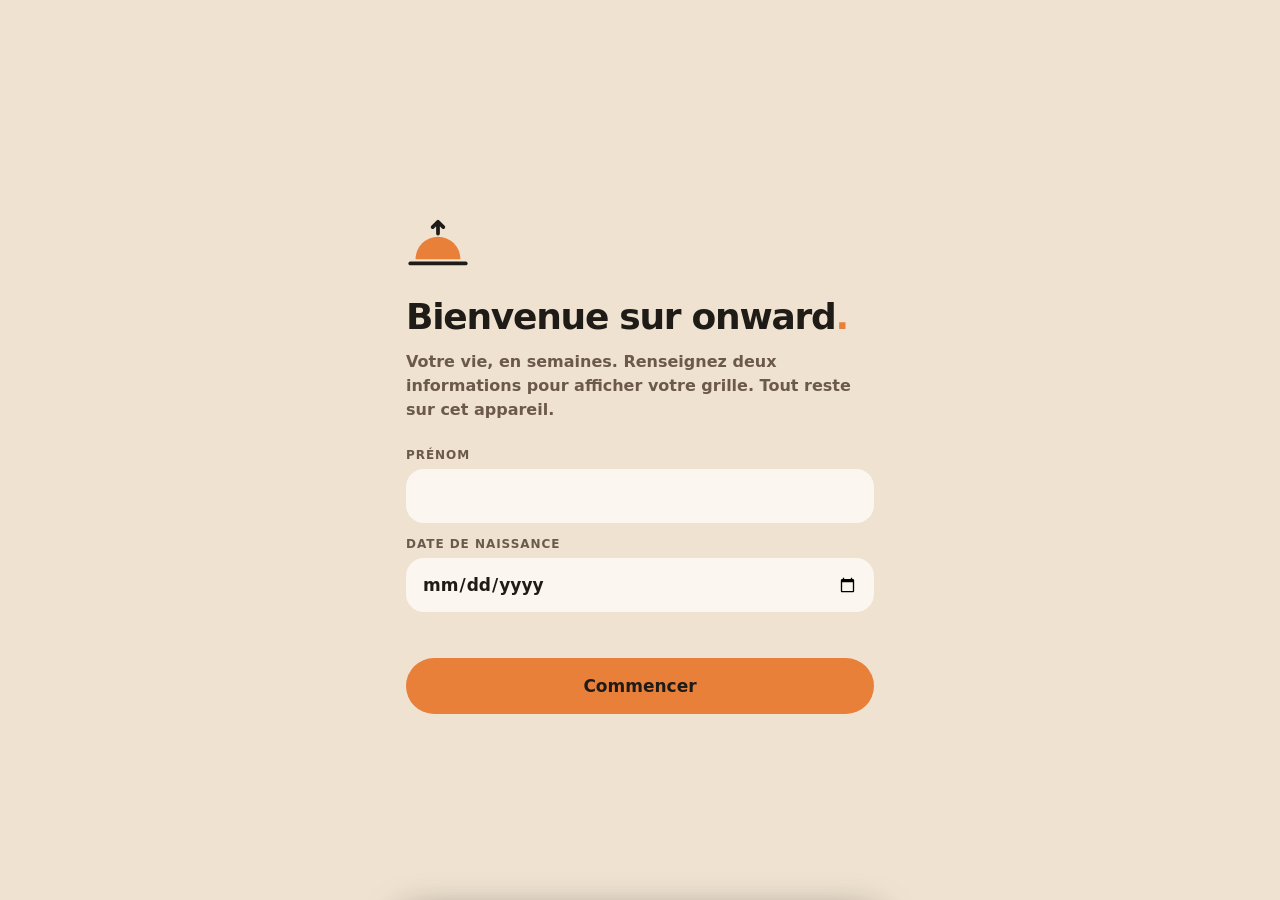
<file: index.html>
<!doctype html>
<html lang="fr">
<head>
  <meta charset="utf-8">
  <meta name="viewport" content="width=device-width, initial-scale=1, viewport-fit=cover, maximum-scale=1">
  <meta name="theme-color" content="#efe2d1">
  <meta name="description" content="Onward : votre vie, en semaines.">
  <meta name="apple-mobile-web-app-capable" content="yes">
  <meta name="apple-mobile-web-app-title" content="Onward">
  <meta name="apple-mobile-web-app-status-bar-style" content="default">
  <meta name="format-detection" content="telephone=no">
  <link rel="manifest" href="manifest.webmanifest">
  <link rel="apple-touch-icon" href="icons/apple-touch-icon.png">
  <link rel="icon" type="image/png" sizes="192x192" href="icons/icon-192.png">
  <link rel="stylesheet" href="app.css">
  <title>Onward</title>
</head>
<body>
<div id="app">

  <!-- Première ouverture -->
  <section id="onboarding" class="screen on" aria-labelledby="ob-title">
    <div class="ob-logo" aria-hidden="true">
      <svg width="64" height="54" viewBox="0 0 120 100"><path d="M60 14 V36 M50 24 L60 14 L70 24" fill="none" stroke="#1f1b17" stroke-width="7" stroke-linecap="round" stroke-linejoin="round"/><path d="M18 84 A42 42 0 0 1 102 84 Z" fill="#e9803a"/><line x1="8" y1="92" x2="112" y2="92" stroke="#1f1b17" stroke-width="7" stroke-linecap="round"/></svg>
    </div>
    <h1 id="ob-title" class="ob-title">Bienvenue sur onward<span class="dot">.</span></h1>
    <p class="ob-sub">Votre vie, en semaines. Renseignez deux informations pour afficher votre grille. Tout reste sur cet appareil.</p>
    <form id="obForm" class="ob-form" novalidate>
      <label class="field"><span>Prénom</span><input id="obName" name="name" type="text" autocomplete="given-name" maxlength="40" required></label>
      <label class="field"><span>Date de naissance</span><input id="obBirth" name="birth" type="date" required></label>
      <p id="obErr" class="err" role="alert"></p>
      <button class="btn-primary" type="submit">Commencer</button>
    </form>
  </section>

  <!-- Application -->
  <section id="main" class="screen" aria-label="Onward">
    <header class="top">
      <div class="brand">
        <svg width="30" height="25" viewBox="0 0 120 100" aria-hidden="true"><path d="M60 14 V36 M50 24 L60 14 L70 24" fill="none" stroke="#1f1b17" stroke-width="7" stroke-linecap="round" stroke-linejoin="round"/><path d="M18 84 A42 42 0 0 1 102 84 Z" fill="#e9803a"/><line x1="8" y1="92" x2="112" y2="92" stroke="#1f1b17" stroke-width="7" stroke-linecap="round"/></svg>
        <span>onward<span class="dot">.</span></span>
      </div>
      <div id="avatar" class="avatar" aria-hidden="true">·</div>
    </header>

    <div class="body">
      <!-- Vie -->
      <div id="view-vie" class="view on">
        <h1 class="vt">Votre ligne de vie</h1>
        <div class="seg" role="tablist" aria-label="Niveau de détail">
          <button type="button" data-action="level" data-level="dec" aria-selected="true">Décennie</button>
          <button type="button" data-action="level" data-level="year" aria-selected="false">Année</button>
          <button type="button" data-action="level" data-level="week" aria-selected="false">Semaine</button>
        </div>
        <nav id="crumb" class="crumb" aria-label="Chemin"></nav>
        <div id="content" class="content"></div>
        <div id="info" class="info" aria-live="polite"></div>
      </div>

      <!-- Analyses -->
      <div id="view-ana" class="view">
        <h1 class="vt">Analyses</h1>
        <div class="kpis">
          <div class="kpi"><b id="k-weeks">0</b><span>Semaines vécues</span></div>
          <div class="kpi"><b id="k-moments">0</b><span>Moments notés</span></div>
          <div class="kpi"><b id="k-dom">—</b><span>Catégorie dominante</span></div>
        </div>
        <div class="panel"><h3>PAR CATÉGORIE</h3><div id="crows"></div></div>
        <p id="insight" class="insight"></p>
        <div class="panel grow"><h3>MOMENTS RÉCENTS</h3><ul id="mlist" class="mlist"></ul></div>
      </div>

      <!-- Profil -->
      <div id="view-pro" class="view">
        <h1 class="vt">Profil</h1>
        <div class="panel">
          <div class="row"><span>Prénom</span><b id="p-name">—</b></div>
          <div class="row"><span>Date de naissance</span><b id="p-birth">—</b></div>
          <div class="row"><span>Semaines vécues</span><b id="p-weeks">—</b></div>
          <div class="row"><span>Moments notés</span><b id="p-count">—</b></div>
        </div>
        <div class="panel">
          <button class="btn-dark" type="button" data-action="export">Exporter mes données (JSON)</button>
          <button class="btn-ghost" type="button" data-action="reset">Effacer mes données</button>
          <p class="hint">Vos données sont stockées sur cet appareil. Exportez-les avant de changer de téléphone.</p>
        </div>
      </div>
    </div>

    <nav class="tabs" aria-label="Navigation principale">
      <button type="button" class="tab on" data-action="tab" data-tab="vie"><svg viewBox="0 0 24 24" aria-hidden="true"><rect x="3" y="3" width="7" height="7" rx="2"/><rect x="14" y="3" width="7" height="7" rx="2"/><rect x="3" y="14" width="7" height="7" rx="2"/><rect x="14" y="14" width="7" height="7" rx="2"/></svg>Vie</button>
      <button type="button" class="tab" data-action="tab" data-tab="ana"><svg viewBox="0 0 24 24" aria-hidden="true"><rect x="4" y="12" width="3.5" height="8" rx="1"/><rect x="10.25" y="7" width="3.5" height="13" rx="1"/><rect x="16.5" y="3.5" width="3.5" height="16.5" rx="1"/></svg>Analyses</button>
      <button type="button" class="tab" data-action="tab" data-tab="pro"><svg viewBox="0 0 24 24" aria-hidden="true" style="fill:none;stroke:currentColor;stroke-width:2.2"><circle cx="12" cy="8.5" r="4"/><path d="M4.5 20.5a7.5 7.5 0 0 1 15 0"/></svg>Profil</button>
    </nav>

    <button id="fab" class="fab" type="button" data-action="add" aria-label="Ajouter un moment">+</button>
  </section>

  <!-- Feuille d'ajout -->
  <div id="scrim" class="scrim" data-action="cancel"></div>
  <form id="sheet" class="sheet" aria-labelledby="sh-title" novalidate>
    <div class="grab" aria-hidden="true"></div>
    <h2 id="sh-title">Nouveau moment</h2>
    <label class="field"><span>Titre</span><input id="mTitle" type="text" maxlength="80" placeholder="Ex. premier marathon" required></label>
    <div class="field-lbl">Catégorie</div>
    <div class="chips" id="chips">
      <button type="button" class="chip" data-action="cat" data-cat="v"><i style="background:#3f7fa6"></i>Voyage</button>
      <button type="button" class="chip" data-action="cat" data-cat="fa"><i style="background:#5f9e6e"></i>Famille</button>
      <button type="button" class="chip" data-action="cat" data-cat="t"><i style="background:#7a5aa6"></i>Travail</button>
      <button type="button" class="chip" data-action="cat" data-cat="s"><i style="background:#c94f4f"></i>Santé</button>
      <button type="button" class="chip" data-action="cat" data-cat="e"><i style="background:#f0c94a"></i>Études</button>
      <button type="button" class="chip" data-action="cat" data-cat="l"><i style="background:#d4608f"></i>Amitié</button>
      <button type="button" class="chip" data-action="cat" data-cat="k"><i style="background:#2f9c9a"></i>Projet</button>
      <button type="button" class="chip" data-action="cat" data-cat="a"><i style="background:#5b4f47"></i>Autre</button>
    </div>
    <label class="field"><span>Date</span><input id="mDate" type="date" required></label>
    <p id="shErr" class="err" role="alert"></p>
    <div class="sheet-actions">
      <button type="button" class="btn-ghost" data-action="cancel">Annuler</button>
      <button type="submit" class="btn-primary">Enregistrer</button>
    </div>
  </form>

  <!-- Feuille des pièces jointes (Google Drive) -->
  <div id="attScrim" class="scrim"></div>
  <form id="attSheet" class="sheet" aria-labelledby="att-title" novalidate>
    <div class="grab" aria-hidden="true"></div>
    <h2 id="att-title">Pièces jointes</h2>
    <p id="attFor" class="att-for"></p>
    <div id="attBody"></div>
    <button type="button" class="btn-ghost" data-att-close>Terminé</button>
  </form>

  <div id="toast" class="toast" role="status" aria-live="polite"></div>
</div>
<script src="drive-config.js"></script>
<script src="drive.js"></script>
<script src="files.js"></script>
<script src="app.js"></script>
</body>
</html>
</file>
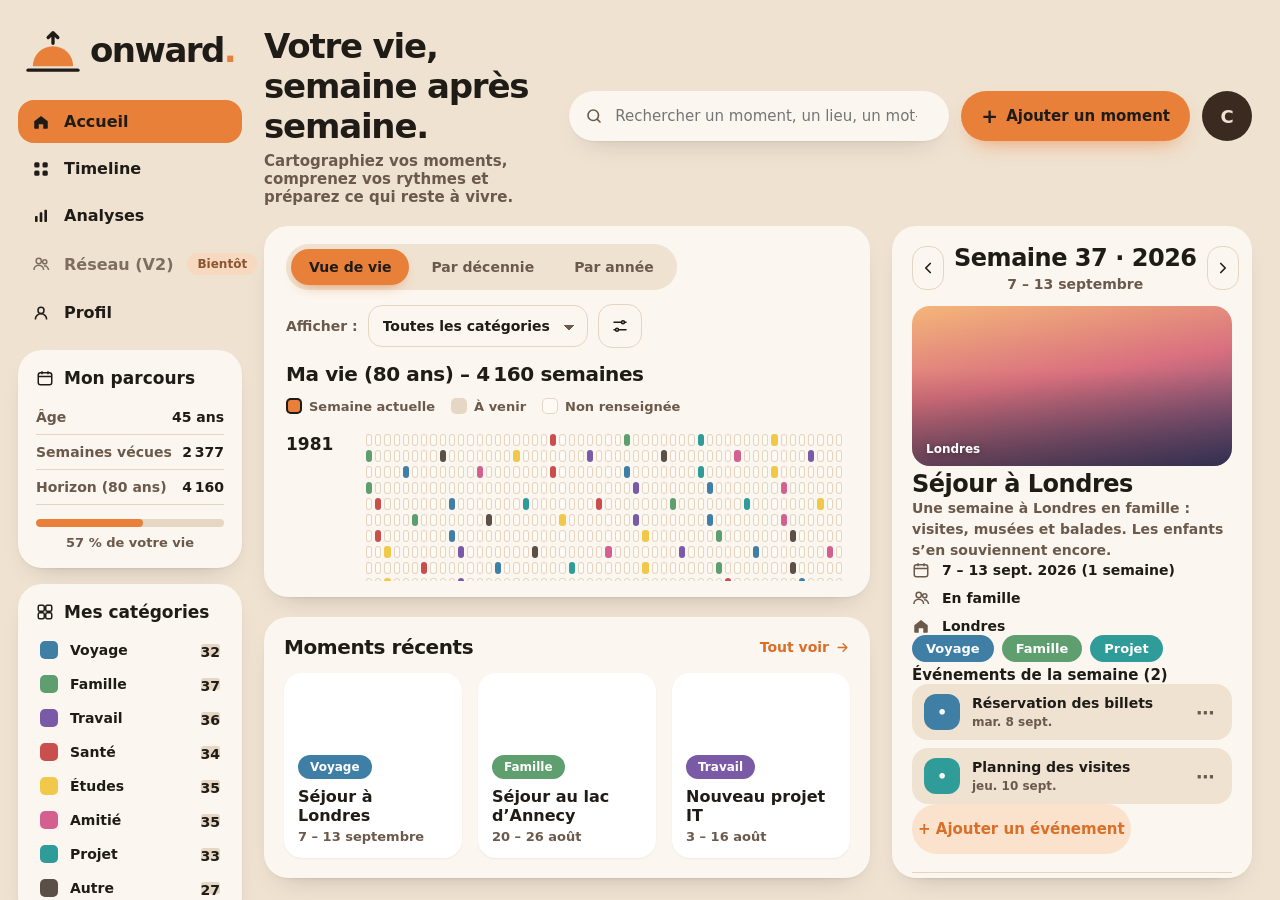
<file: web/index.html>
<!doctype html>
<html lang="fr">
<head>
  <meta charset="utf-8">
  <meta name="viewport" content="width=device-width, initial-scale=1">
  <meta name="description" content="Onward : votre vie, semaine après semaine.">
  <link rel="icon" type="image/png" sizes="192x192" href="icons/icon-192.png">
  <link rel="stylesheet" href="styles.css">
  <title>Onward · Votre vie, semaine après semaine</title>
</head>
<body>
<div class="app">

  <!-- Barre latérale -->
  <aside class="side">
    <div class="logo">
      <svg width="58" height="48" viewBox="0 0 120 100" aria-hidden="true"><path d="M60 14 V36 M50 24 L60 14 L70 24" fill="none" stroke="#1f1b17" stroke-width="7" stroke-linecap="round" stroke-linejoin="round"/><path d="M18 84 A42 42 0 0 1 102 84 Z" fill="#e9803a"/><line x1="8" y1="92" x2="112" y2="92" stroke="#1f1b17" stroke-width="7" stroke-linecap="round"/></svg>
      <span>onward<span class="dot">.</span></span>
    </div>

    <nav class="nav" aria-label="Navigation principale">
      <button class="nav-i on" data-go="top"><i class="ic ic-home"></i>Accueil</button>
      <button class="nav-i" data-go="grid"><i class="ic ic-grid"></i>Timeline</button>
      <button class="nav-i" data-go="analyse"><i class="ic ic-bars"></i>Analyses</button>
      <button class="nav-i disabled" disabled><i class="ic ic-users"></i>Réseau (V2)<span class="soon">Bientôt</span></button>
      <button class="nav-i" data-go="profil"><i class="ic ic-user"></i>Profil</button>
    </nav>

    <section class="card parcours" id="profil">
      <h3><i class="ic ic-cal"></i>Mon parcours</h3>
      <div class="kv"><span>Âge</span><b id="pAge">—</b></div>
      <div class="kv"><span>Semaines vécues</span><b id="pWeeks">—</b></div>
      <div class="kv"><span>Horizon (80 ans)</span><b id="pHorizon">—</b></div>
      <div class="bar-track"><i id="pBar"></i></div>
      <p class="caption" id="pPct"></p>
    </section>

    <section class="card cats" id="analyse">
      <h3><i class="ic ic-tag"></i>Mes catégories</h3>
      <ul id="catList" class="cat-list"></ul>
    </section>

    <div class="side-foot">
      <button id="btnDemo" class="link">Vider les données de démonstration</button>
    </div>
  </aside>

  <!-- Contenu principal -->
  <main class="main">
    <header class="top" id="top">
      <div class="titles">
        <h1>Votre vie, semaine après semaine.</h1>
        <p>Cartographiez vos moments, comprenez vos rythmes et préparez ce qui reste à vivre.</p>
      </div>
      <div class="top-r">
        <label class="search">
          <i class="ic ic-search"></i>
          <input id="search" type="search" placeholder="Rechercher un moment, un lieu, un mot-clé…" autocomplete="off">
        </label>
        <button id="btnAdd" class="btn-primary"><span class="plus">+</span> Ajouter un moment</button>
        <div class="avatar" aria-hidden="true">C</div>
      </div>
    </header>

    <div class="center">
      <section class="card life" id="grid">
        <div class="life-bar">
          <div class="seg" role="tablist">
            <button data-view="vie" class="on" aria-selected="true">Vue de vie</button>
            <button data-view="decade" aria-selected="false">Par décennie</button>
            <button data-view="year" aria-selected="false">Par année</button>
          </div>
          <div class="filters">
            <label class="lbl">Afficher :</label>
            <select id="filterCat" class="select" aria-label="Filtrer par catégorie"></select>
            <button class="icon-btn" id="btnFilterIcon" aria-label="Options d'affichage" title="Options d'affichage"><i class="ic ic-sliders"></i></button>
          </div>
        </div>
        <div class="life-h">
          <h2 id="lifeTitle">Ma vie</h2>
          <ul class="legend">
            <li><i class="sw now"></i>Semaine actuelle</li>
            <li><i class="sw future"></i>À venir</li>
            <li><i class="sw empty"></i>Non renseignée</li>
          </ul>
        </div>
        <div id="lifeBody" class="life-body"></div>
      </section>

      <section class="card recent">
        <div class="recent-h">
          <h2>Moments récents</h2>
          <button class="link accent" id="btnAll">Tout voir <i class="ic ic-arrow"></i></button>
        </div>
        <div id="recentCards" class="rcards"></div>
      </section>
    </div>

    <aside class="card detail" aria-live="polite">
      <div class="wk-nav">
        <button class="icon-btn" id="prevWk" aria-label="Semaine précédente"><i class="ic ic-chev-l"></i></button>
        <div class="wk-t">
          <h2 id="wkTitle"></h2>
          <p id="wkRange"></p>
        </div>
        <button class="icon-btn" id="nextWk" aria-label="Semaine suivante"><i class="ic ic-chev-r"></i></button>
      </div>
      <div id="wkBody"></div>
    </aside>
  </main>
</div>

<!-- Fenêtre d'ajout -->
<div id="scrim" class="scrim" hidden></div>
<form id="modal" class="modal" hidden novalidate>
  <h2>Nouveau moment</h2>
  <label class="field"><span>Titre</span><input id="mTitle" type="text" maxlength="80" required></label>
  <div class="row2">
    <label class="field"><span>Catégorie</span><select id="mCat" class="select-f" required></select></label>
    <label class="field"><span>Début</span><input id="mStart" type="date" required></label>
  </div>
  <div class="row2">
    <label class="field"><span>Fin (facultatif)</span><input id="mEnd" type="date"></label>
    <label class="field"><span>Lieu (facultatif)</span><input id="mPlace" type="text" maxlength="60"></label>
  </div>
  <label class="field"><span>Description</span><textarea id="mDesc" rows="3" maxlength="300"></textarea></label>
  <p id="mErr" class="err" role="alert"></p>
  <div class="modal-actions">
    <button type="button" class="btn-ghost" id="mCancel">Annuler</button>
    <button type="submit" class="btn-primary">Enregistrer</button>
  </div>
</form>

<div id="toast" class="toast" role="status" aria-live="polite"></div>
<script src="drive-config.js"></script>
<script src="drive.js"></script>
<script src="files.js"></script>
<script src="app.js"></script>
</body>
</html>
</file>
<file: app.css>
:root{
  --or:#e9803a; --cr:#efe2d1; --card:#fbf6ef; --ink:#1f1b17; --brown:#6b5a4c; --future:#e6d6c4;
  --sat:env(safe-area-inset-top,0px); --sab:env(safe-area-inset-bottom,0px);
}
*{box-sizing:border-box}
html,body{height:100%;margin:0;background:var(--cr);color:var(--ink);font-family:-apple-system,BlinkMacSystemFont,"Inter",system-ui,sans-serif;-webkit-font-smoothing:antialiased;-webkit-tap-highlight-color:transparent;overflow:hidden;overscroll-behavior:none}
button,input{font:inherit;color:inherit}
button{cursor:pointer}
#app{position:relative;height:100vh;height:100dvh;width:100%;max-width:520px;margin:0 auto;overflow:hidden}
.dot{color:var(--or)}
.screen{position:absolute;inset:0;display:none;flex-direction:column}
.screen.on{display:flex}

/* Première ouverture */
#onboarding{padding:calc(var(--sat) + 56px) 26px calc(var(--sab) + 28px);justify-content:center}
.ob-logo{margin-bottom:26px}
.ob-title{font-size:36px;font-weight:800;letter-spacing:-.035em;line-height:1.08;margin:0}
.ob-sub{font-size:16px;line-height:1.5;color:var(--brown);font-weight:600;margin:14px 0 26px}
.ob-form{display:flex;flex-direction:column;gap:14px}

/* Champs */
.field{display:flex;flex-direction:column;gap:7px}
.field span,.field-lbl{font-size:12px;font-weight:800;letter-spacing:.08em;color:var(--brown);text-transform:uppercase}
.field input{height:54px;border:0;border-radius:18px;background:var(--card);padding:0 16px;font-size:17px;font-weight:700;color:var(--ink);outline:none;width:100%;-webkit-appearance:none;appearance:none}
.field input:focus{box-shadow:0 0 0 2px var(--ink)}
.field-lbl{margin-top:4px}
.err{color:#a1361f;font-size:14px;font-weight:700;margin:0;min-height:18px}
.hint{font-size:13px;color:var(--brown);font-weight:600;line-height:1.45;margin:4px 0 0}

/* Boutons */
.btn-primary,.btn-dark,.btn-ghost{height:56px;border-radius:999px;font-size:17px;font-weight:800;display:flex;align-items:center;justify-content:center;width:100%;border:0;text-decoration:none}
.btn-primary{background:var(--or);color:var(--ink)}
.btn-dark{background:var(--ink);color:var(--cr)}
.btn-ghost{background:transparent;color:var(--ink);box-shadow:inset 0 0 0 2px var(--ink)}
.btn-primary:active,.btn-dark:active,.btn-ghost:active,.fab:active,.tab:active,.chip:active{transform:scale(.97)}

/* En-tête */
.top{display:flex;justify-content:space-between;align-items:center;padding:calc(var(--sat) + 10px) 20px 8px;flex-shrink:0}
.brand{display:flex;align-items:center;gap:9px;font-size:22px;font-weight:800;letter-spacing:-.04em}
.avatar{width:36px;height:36px;border-radius:50%;background:var(--ink);color:var(--cr);display:flex;align-items:center;justify-content:center;font-size:14px;font-weight:800}
.body{position:relative;flex:1;min-height:0}
.view{position:absolute;inset:0;display:none;flex-direction:column;gap:12px;padding:6px 18px 14px;overflow:hidden}
.view.on{display:flex;animation:fx .35s ease}
@keyframes fx{from{opacity:0;transform:translateY(6px)}to{opacity:1;transform:none}}
.vt{font-size:22px;font-weight:800;letter-spacing:-.03em;margin:4px 0 0}

/* Segments et fil d'Ariane */
.seg{display:flex;background:var(--card);border-radius:999px;padding:4px;gap:4px;flex-shrink:0}
.seg button{flex:1;border:0;background:transparent;border-radius:999px;padding:9px 0;font-size:13px;font-weight:700;color:var(--brown)}
.seg button[aria-selected="true"]{background:var(--ink);color:var(--cr)}
.crumb{font-size:12px;font-weight:700;color:var(--brown);min-height:18px;flex-shrink:0}
.crumb button{border:0;background:none;padding:0;font-size:12px;font-weight:700;color:var(--ink);text-decoration:underline;text-underline-offset:3px}

/* Contenu grille */
.content{flex:1;min-height:0;overflow-y:auto;-webkit-overflow-scrolling:touch;background:var(--card);border-radius:26px;padding:14px;display:flex;flex-direction:column;gap:8px}
.content.in{animation:fx .3s ease}
.dec{display:flex;flex-direction:column;gap:6px;border:0;background:transparent;padding:6px 4px;text-align:left;border-radius:14px;flex-shrink:0}
.dec:active{background:var(--cr)}
.dl{display:flex;justify-content:space-between;font-size:13px;font-weight:800}
.dl span{font-size:11px;color:var(--brown);font-weight:700}
.bar{height:14px;border-radius:7px;background:var(--future);display:flex;overflow:hidden}
.bar i{display:block;height:100%;transform:scaleX(0);transform-origin:0 50%;transition:transform .6s cubic-bezier(.2,.7,.2,1)}
.grow-in .bar i{transform:none}
.yr{display:flex;align-items:center;gap:10px;border:0;background:transparent;padding:4px 2px;width:100%;text-align:left;flex-shrink:0}
.yr:active{background:var(--cr);border-radius:10px}
.yr b{width:58px;font-size:12px;font-weight:800;flex-shrink:0}
.strip{display:grid;grid-template-columns:repeat(52,1fr);gap:1px;flex:1}
.wgrid{display:grid;grid-template-columns:repeat(13,1fr);gap:5px;margin-top:6px}
.cell{display:block;border:0;padding:0;border-radius:3px;background:var(--future)}
.strip .cell{height:10px;border-radius:1.5px}
.wgrid .cell{aspect-ratio:1;width:100%;border-radius:6px}
.cell.past{background:var(--ink)}
.cell.future{background:var(--future)}
.cell.now{background:var(--or)}
.cell.cat{background:var(--c)}
.cell.cat.plan{background:transparent;box-shadow:inset 0 0 0 2px var(--c)}
.wgrid .cell.sel{outline:2px solid var(--ink);outline-offset:2px}
.wgrid .cell.pop{animation:pop .5s cubic-bezier(.2,.9,.3,1.3)}
@keyframes pop{0%{transform:scale(.3)}60%{transform:scale(1.3)}100%{transform:scale(1)}}
.info{font-size:14px;line-height:1.45;color:#3a322c;background:var(--card);border-radius:18px;padding:12px 14px;min-height:44px;flex-shrink:0}
.info b{font-weight:800}
.info ul{margin:6px 0 0;padding:0 0 0 18px}
#view-vie,#view-ana{padding-bottom:84px}

/* Analyses */
.kpis{display:flex;gap:8px;flex-shrink:0}
.kpi{flex:1;background:var(--card);border-radius:20px;padding:13px 11px;min-width:0}
.kpi b{display:block;font-size:22px;font-weight:800;letter-spacing:-.03em;white-space:nowrap;overflow:hidden;text-overflow:ellipsis}
.kpi span{font-size:11px;font-weight:700;color:var(--brown)}
.panel{background:var(--card);border-radius:24px;padding:14px 16px;display:flex;flex-direction:column;gap:9px;flex-shrink:0}
.panel.grow{flex:1;min-height:0;overflow:hidden}
.panel h3{margin:0;font-size:12px;font-weight:800;letter-spacing:.08em;color:var(--brown)}
.crow{display:flex;align-items:center;gap:8px;font-size:12px;font-weight:700}
.crow .cn{width:66px}
.ctrack{flex:1;height:10px;background:var(--future);border-radius:5px;overflow:hidden}
.ctrack i{display:block;height:100%;width:0;transition:width .8s cubic-bezier(.2,.7,.2,1)}
.crow b{width:24px;text-align:right}
.insight{font-size:14px;line-height:1.5;background:var(--ink);color:var(--cr);border-radius:20px 20px 20px 6px;padding:13px 15px;margin:0;flex-shrink:0}
.mlist{list-style:none;margin:0;padding:0;overflow-y:auto;-webkit-overflow-scrolling:touch;display:flex;flex-direction:column;gap:6px}
.mlist li{display:flex;align-items:center;gap:10px;background:var(--cr);border-radius:14px;padding:9px 10px;font-size:14px}
.mlist .sw{width:12px;height:12px;border-radius:50%;flex-shrink:0}
.mlist .tx{flex:1;min-width:0}
.mlist .tx b{display:block;white-space:nowrap;overflow:hidden;text-overflow:ellipsis}
.mlist .tx span{font-size:12px;color:var(--brown);font-weight:600}
.mlist .del{border:0;background:transparent;font-size:13px;font-weight:800;color:#a1361f;padding:6px}
.empty{font-size:14px;color:var(--brown);font-weight:600;margin:0}

/* Profil */
.row{display:flex;justify-content:space-between;align-items:center;font-size:15px;padding:6px 0}
.row span{color:var(--brown);font-weight:600}
.row b{font-weight:800}

/* Barre d'onglets */
.tabs{flex-shrink:0;display:flex;justify-content:space-around;background:var(--card);border-top:1px solid rgba(31,27,23,.08);padding:8px 0 calc(8px + var(--sab))}
.tab{border:0;background:none;display:flex;flex-direction:column;align-items:center;gap:4px;font-size:11px;font-weight:700;color:var(--brown);width:33%;padding:4px 0}
.tab svg{width:22px;height:22px;fill:currentColor}
.tab.on{color:var(--or)}
.fab{position:absolute;right:20px;bottom:calc(var(--sab) + 92px);width:56px;height:56px;border-radius:50%;background:var(--or);color:var(--ink);font-size:30px;font-weight:700;border:0;box-shadow:0 12px 24px -10px rgba(31,27,23,.5);display:flex;align-items:center;justify-content:center;line-height:1;z-index:5}

/* Feuille d'ajout */
.scrim{position:fixed;inset:0;background:rgba(31,27,23,.38);opacity:0;pointer-events:none;transition:opacity .25s;z-index:10}
.scrim.on{opacity:1;pointer-events:auto}
.sheet{position:fixed;left:50%;bottom:0;width:100%;max-width:520px;transform:translate(-50%,105%);background:var(--card);border-radius:28px 28px 0 0;padding:12px 22px calc(var(--sab) + 18px);display:flex;flex-direction:column;gap:14px;max-height:92dvh;overflow-y:auto;transition:transform .32s cubic-bezier(.2,.8,.2,1);z-index:11;box-shadow:0 -16px 40px -24px rgba(0,0,0,.4)}
.sheet.on{transform:translate(-50%,0)}
.grab{width:44px;height:5px;border-radius:3px;background:var(--future);align-self:center}
.sheet h2{margin:0;font-size:22px;font-weight:800;letter-spacing:-.02em}
.chips{display:flex;flex-wrap:wrap;gap:8px}
.chip{border:0;padding:9px 13px;border-radius:999px;background:var(--cr);font-size:14px;font-weight:700;display:flex;align-items:center;gap:7px}
.chip i{width:9px;height:9px;border-radius:50%;display:block}
.chip.sel{background:var(--ink);color:var(--cr)}
.sheet-actions{display:grid;grid-template-columns:1fr 1.4fr;gap:10px}
.sheet-actions button{height:52px}

/* Notification */
.toast{position:fixed;left:50%;bottom:calc(var(--sab) + 100px);transform:translate(-50%,20px);background:var(--ink);color:var(--cr);padding:11px 18px;border-radius:999px;font-size:14px;font-weight:700;opacity:0;pointer-events:none;transition:all .3s;z-index:30;max-width:90%;text-align:center}
.toast.on{opacity:1;transform:translate(-50%,0)}

@media (prefers-reduced-motion:reduce){*{animation:none!important;transition:none!important}}

/* Pièces jointes Google Drive */
.att-btn{border:0;background:transparent;font-size:13px;font-weight:800;color:var(--brown);padding:6px 8px;border-radius:999px;white-space:nowrap;min-height:44px}
.att-for{margin:0;font-size:14px;color:var(--brown);font-weight:600}
.att-list{display:flex;flex-direction:column;gap:8px}
.att-empty,.att-note{font-size:14px;color:var(--brown);font-weight:600;margin:0}
.att{display:flex;align-items:center;gap:10px;background:var(--cr);border-radius:16px;padding:10px 12px;font-size:14px;min-height:44px}
.att a{flex:1;min-width:0;overflow:hidden;text-overflow:ellipsis;white-space:nowrap;color:var(--ink);font-weight:700;text-decoration:underline;text-decoration-color:var(--or);text-underline-offset:3px}
.att-k{font-size:11px;font-weight:800;letter-spacing:.12em;text-transform:uppercase;color:var(--brown);background:var(--card);border-radius:999px;padding:4px 9px;white-space:nowrap}
.att-x{border:0;background:transparent;font-size:16px;color:var(--brown);width:44px;height:44px;border-radius:50%;flex-shrink:0}
.att-add{display:flex;flex-direction:column;gap:10px}
.att-paste{display:flex;gap:8px}
.att-paste input{flex:1;min-width:0;height:52px;border-radius:16px;border:1px solid var(--line);background:#fff;padding:0 14px;font-size:16px;font-weight:600;outline:none}
.att-paste input:focus{box-shadow:0 0 0 2px var(--ink)}
.att-paste .btn-ghost{width:auto;height:52px;padding:0 18px}

/* Fichiers locaux : photo directe et photothèque */
.sr{position:absolute;opacity:0;width:1px;height:1px;pointer-events:none}
.att-src{display:flex;gap:8px}
.att-file{flex:1;display:flex;align-items:center;justify-content:center;position:relative;min-height:52px;border-radius:16px;font-size:15px;font-weight:700;text-align:center;cursor:pointer}
.att-file.btn-ghost{border:1px solid var(--line);background:#fff;color:var(--ink)}
.att-img{width:44px;height:44px;border-radius:12px;object-fit:cover;flex-shrink:0;background:var(--card)}
.att-n{flex:1;min-width:0;overflow:hidden;text-overflow:ellipsis;white-space:nowrap;font-weight:700}
</file>
<file: web/styles.css>
:root{
  --or:#e9803a; --or-d:#d96f28; --cr:#efe2d1; --card:#fbf6ef; --ink:#1f1b17; --brown:#6b5a4c;
  --future:#e6d6c4; --empty:#fffaf3; --line:#e4d5c2;
  --shadow:0 1px 2px rgba(31,27,23,.05), 0 12px 28px -18px rgba(31,27,23,.35);
}
*{box-sizing:border-box}
html,body{margin:0;height:100%;background:var(--cr);color:var(--ink);font-family:-apple-system,BlinkMacSystemFont,"Inter",system-ui,sans-serif;-webkit-font-smoothing:antialiased}
button,input,select,textarea{font:inherit;color:inherit}
button{cursor:pointer}
[hidden]{display:none!important}
.dot{color:var(--or)}
.ic{display:inline-block;width:18px;height:18px;flex-shrink:0;background:currentColor;-webkit-mask:var(--m) center/contain no-repeat;mask:var(--m) center/contain no-repeat}
.ic-home{--m:url("data:image/svg+xml,%3Csvg xmlns='http://www.w3.org/2000/svg' viewBox='0 0 24 24'%3E%3Cpath d='M3 11l9-7 9 7v9a1 1 0 0 1-1 1h-5v-6h-6v6H4a1 1 0 0 1-1-1z'/%3E%3C/svg%3E")}
.ic-grid{--m:url("data:image/svg+xml,%3Csvg xmlns='http://www.w3.org/2000/svg' viewBox='0 0 24 24'%3E%3Crect x='3' y='3' width='7' height='7' rx='2'/%3E%3Crect x='14' y='3' width='7' height='7' rx='2'/%3E%3Crect x='3' y='14' width='7' height='7' rx='2'/%3E%3Crect x='14' y='14' width='7' height='7' rx='2'/%3E%3C/svg%3E")}
.ic-bars{--m:url("data:image/svg+xml,%3Csvg xmlns='http://www.w3.org/2000/svg' viewBox='0 0 24 24'%3E%3Crect x='4' y='12' width='3.5' height='8' rx='1'/%3E%3Crect x='10.25' y='7' width='3.5' height='13' rx='1'/%3E%3Crect x='16.5' y='3.5' width='3.5' height='16.5' rx='1'/%3E%3C/svg%3E")}
.ic-users{--m:url("data:image/svg+xml,%3Csvg xmlns='http://www.w3.org/2000/svg' viewBox='0 0 24 24' fill='none' stroke='black' stroke-width='2'%3E%3Ccircle cx='9' cy='8' r='3.5'/%3E%3Cpath d='M2.5 20a6.5 6.5 0 0 1 13 0'/%3E%3Ccircle cx='17' cy='9' r='2.8'/%3E%3Cpath d='M16 14.5a5.5 5.5 0 0 1 6 5.5'/%3E%3C/svg%3E")}
.ic-user{--m:url("data:image/svg+xml,%3Csvg xmlns='http://www.w3.org/2000/svg' viewBox='0 0 24 24' fill='none' stroke='black' stroke-width='2'%3E%3Ccircle cx='12' cy='8.5' r='4'/%3E%3Cpath d='M4.5 20.5a7.5 7.5 0 0 1 15 0'/%3E%3C/svg%3E")}
.ic-cal{--m:url("data:image/svg+xml,%3Csvg xmlns='http://www.w3.org/2000/svg' viewBox='0 0 24 24' fill='none' stroke='black' stroke-width='2'%3E%3Crect x='3' y='5' width='18' height='16' rx='3'/%3E%3Cpath d='M3 10h18M8 3v4M16 3v4'/%3E%3C/svg%3E")}
.ic-tag{--m:url("data:image/svg+xml,%3Csvg xmlns='http://www.w3.org/2000/svg' viewBox='0 0 24 24' fill='none' stroke='black' stroke-width='2'%3E%3Crect x='3' y='3' width='8' height='8' rx='2'/%3E%3Crect x='13' y='3' width='8' height='8' rx='2'/%3E%3Crect x='3' y='13' width='8' height='8' rx='2'/%3E%3Crect x='13' y='13' width='8' height='8' rx='2'/%3E%3C/svg%3E")}
.ic-search{--m:url("data:image/svg+xml,%3Csvg xmlns='http://www.w3.org/2000/svg' viewBox='0 0 24 24' fill='none' stroke='black' stroke-width='2.2' stroke-linecap='round'%3E%3Ccircle cx='11' cy='11' r='7'/%3E%3Cpath d='M20 20l-3.5-3.5'/%3E%3C/svg%3E")}
.ic-sliders{--m:url("data:image/svg+xml,%3Csvg xmlns='http://www.w3.org/2000/svg' viewBox='0 0 24 24' fill='none' stroke='black' stroke-width='2' stroke-linecap='round'%3E%3Cpath d='M4 7h10M18 7h2M4 17h2M10 17h10'/%3E%3Ccircle cx='16' cy='7' r='2'/%3E%3Ccircle cx='8' cy='17' r='2'/%3E%3C/svg%3E")}
.ic-arrow{--m:url("data:image/svg+xml,%3Csvg xmlns='http://www.w3.org/2000/svg' viewBox='0 0 24 24' fill='none' stroke='black' stroke-width='2.2' stroke-linecap='round' stroke-linejoin='round'%3E%3Cpath d='M5 12h14M13 6l6 6-6 6'/%3E%3C/svg%3E");width:15px;height:15px}
.ic-chev-l{--m:url("data:image/svg+xml,%3Csvg xmlns='http://www.w3.org/2000/svg' viewBox='0 0 24 24' fill='none' stroke='black' stroke-width='2.2' stroke-linecap='round' stroke-linejoin='round'%3E%3Cpath d='M15 6l-6 6 6 6'/%3E%3C/svg%3E")}
.ic-chev-r{--m:url("data:image/svg+xml,%3Csvg xmlns='http://www.w3.org/2000/svg' viewBox='0 0 24 24' fill='none' stroke='black' stroke-width='2.2' stroke-linecap='round' stroke-linejoin='round'%3E%3Cpath d='M9 6l6 6-6 6'/%3E%3C/svg%3E")}

/* Mise en page */
.app{display:grid;grid-template-columns:260px 1fr;height:100vh;min-height:720px}
.side{background:var(--cr);padding:26px 18px 18px;display:flex;flex-direction:column;gap:16px;overflow-y:auto}
.logo{display:flex;align-items:center;gap:8px;padding:0 6px 6px;font-size:34px;font-weight:800;letter-spacing:-.045em}
.nav{display:flex;flex-direction:column;gap:4px;margin-top:4px}
.nav-i{display:flex;align-items:center;gap:14px;border:0;background:transparent;padding:12px 14px;border-radius:16px;font-size:16px;font-weight:700;text-align:left;color:var(--ink)}
.nav-i:hover:not(:disabled){background:rgba(255,255,255,.55)}
.nav-i.on{background:var(--or);color:#1f1b17}
.nav-i.disabled{color:var(--brown);cursor:default;opacity:.85}
.soon{margin-left:auto;font-size:12px;font-weight:700;background:#f7d7bd;color:#7a3d14;padding:4px 10px;border-radius:999px}
.card{background:var(--card);border-radius:24px;box-shadow:var(--shadow);padding:18px}
.parcours h3,.cats h3{display:flex;align-items:center;gap:10px;margin:0 0 12px;font-size:17px;font-weight:800}
.kv{display:flex;justify-content:space-between;align-items:center;padding:9px 0;border-bottom:1px solid var(--line);font-size:14px;font-weight:600;color:var(--brown)}
.kv b{color:var(--ink);font-weight:800}
.bar-track{height:8px;border-radius:5px;background:var(--future);margin:14px 0 8px;overflow:hidden}
.bar-track i{display:block;height:100%;width:0;background:var(--or);border-radius:5px;transition:width .8s}
.caption{margin:0;text-align:center;font-size:13px;font-weight:700;color:var(--brown)}
.cat-list{list-style:none;margin:0;padding:0;display:flex;flex-direction:column;gap:2px}
.cat-list li button{width:100%;display:flex;align-items:center;gap:12px;border:0;background:transparent;padding:7px 4px;border-radius:12px;font-size:14px;font-weight:600;text-align:left}
.cat-list li button:hover{background:rgba(233,128,58,.10)}
.cat-list li button.on{background:rgba(233,128,58,.18)}
.cat-list .sq{width:18px;height:18px;border-radius:5px;flex-shrink:0}
.cat-list .n{flex:1}
.cat-list .c{font-weight:800}
.side-foot{margin-top:auto}
.link{background:none;border:0;padding:4px 0;font-size:13px;font-weight:700;color:var(--brown);text-decoration:underline;text-underline-offset:3px}
.link.accent{color:var(--or-d);text-decoration:none;display:inline-flex;align-items:center;gap:6px;font-size:14px}

.main{display:grid;grid-template-columns:minmax(0,1fr) 360px;grid-template-rows:auto minmax(0,1fr);gap:20px 22px;padding:26px 28px 22px 4px;min-width:0;min-height:0}
.top{grid-column:1 / -1;display:flex;justify-content:space-between;align-items:center;gap:24px}
.titles h1{margin:0;font-size:34px;font-weight:800;letter-spacing:-.035em}
.titles p{margin:6px 0 0;color:var(--brown);font-weight:600;font-size:15px}
.top-r{display:flex;align-items:center;gap:12px;flex-shrink:0}
.search{display:flex;align-items:center;gap:10px;background:var(--card);border-radius:999px;padding:0 16px;height:50px;width:380px;box-shadow:var(--shadow)}
.search input{flex:1;border:0;background:transparent;outline:none;font-size:15px;min-width:0}
.search .ic{color:var(--brown)}
.btn-primary{display:inline-flex;align-items:center;gap:8px;height:50px;padding:0 20px;border:0;border-radius:999px;background:var(--or);color:var(--ink);font-size:15px;font-weight:800;white-space:nowrap;box-shadow:0 10px 22px -12px rgba(233,128,58,.9)}
.btn-primary:hover{background:var(--or-d)}
.plus{font-size:20px;line-height:1;font-weight:700}
.btn-ghost{height:50px;padding:0 20px;border-radius:999px;background:transparent;border:0;box-shadow:inset 0 0 0 2px var(--ink);font-weight:800}
.avatar{width:50px;height:50px;border-radius:50%;background:#3b2a20;color:var(--cr);display:flex;align-items:center;justify-content:center;font-weight:800;font-size:18px}

.center{display:grid;grid-template-rows:minmax(0,1fr) auto;gap:20px;min-width:0;min-height:0}
.life{display:flex;flex-direction:column;gap:10px;min-height:0;padding:18px 22px 16px}
.life-bar{display:flex;justify-content:space-between;align-items:center;gap:14px;flex-wrap:wrap}
.seg{display:flex;background:var(--cr);border-radius:999px;padding:5px;gap:4px}
.seg button{border:0;background:transparent;border-radius:999px;padding:10px 18px;font-size:14px;font-weight:700;color:var(--brown)}
.seg button.on,.seg button[aria-selected="true"]{background:var(--or);color:var(--ink);box-shadow:0 6px 14px -8px rgba(217,111,40,.9)}
.filters{display:flex;align-items:center;gap:10px}
.lbl{font-size:14px;font-weight:700;color:var(--brown)}
.select{height:42px;border-radius:14px;border:1px solid var(--line);background:var(--card);padding:0 36px 0 14px;font-size:14px;font-weight:600;appearance:none;background-image:linear-gradient(45deg,transparent 50%,var(--brown) 50%),linear-gradient(135deg,var(--brown) 50%,transparent 50%);background-position:calc(100% - 18px) 19px,calc(100% - 13px) 19px;background-size:5px 5px;background-repeat:no-repeat;min-width:220px}
.icon-btn{width:44px;height:44px;border-radius:14px;border:1px solid var(--line);background:var(--card);display:flex;align-items:center;justify-content:center;color:var(--ink)}
.icon-btn:hover{background:#fff}
.life-h{display:flex;justify-content:space-between;align-items:center;gap:12px;flex-wrap:wrap;margin-top:4px}
.life-h h2{margin:0;font-size:20px;font-weight:800;letter-spacing:-.02em}
.legend{display:flex;gap:16px;list-style:none;margin:0;padding:0;font-size:13px;font-weight:600;color:var(--brown);flex-wrap:wrap}
.legend li{display:flex;align-items:center;gap:7px}
.sw{width:16px;height:16px;border-radius:5px;display:inline-block}
.sw.now{background:var(--or);box-shadow:inset 0 0 0 2px var(--ink)}
.sw.future{background:var(--future)}
.sw.empty{background:var(--empty);box-shadow:inset 0 0 0 1px var(--line)}

/* Grille de vie */
.life-body{overflow-y:auto;min-height:0;padding:4px 6px 6px 0;scrollbar-width:thin}
.band{display:grid;grid-template-columns:70px 1fr;gap:10px;padding:6px 0 10px;border-top:1px solid var(--line)}
.band:first-child{border-top:0}
.band-y{font-size:17px;font-weight:800;padding-top:0}
.band-lines{display:flex;flex-direction:column;gap:4px}
.line{display:grid;grid-template-columns:repeat(52,1fr);gap:3px}
.line.yearly{grid-template-columns:44px repeat(52,1fr);align-items:center}
.line.yearly .yl{font-size:12px;font-weight:700;color:var(--brown)}
.c{height:12px;border-radius:3px;background:var(--future);cursor:pointer;transition:transform .12s,opacity .2s;border:0;padding:0;min-width:0}
.c:hover{transform:scale(1.25);z-index:2}
.c.past{background:var(--empty);box-shadow:inset 0 0 0 1px var(--line)}
.c.now{background:var(--or);box-shadow:inset 0 0 0 2px var(--ink)}
.c.future{background:var(--future)}
.c.sel{outline:2px solid var(--ink);outline-offset:1px}
.c.dim{opacity:.16}
.band-title{font-size:13px;font-weight:700;color:var(--brown)}

/* Vue par décennie */
.dec-row{display:grid;grid-template-columns:90px 1fr 60px;align-items:center;gap:14px;padding:12px 0;border-top:1px solid var(--line)}
.dec-row:first-child{border-top:0}
.dec-row .dl{font-weight:800;font-size:16px}
.dec-bar{height:24px;border-radius:12px;background:var(--future);display:flex;overflow:hidden}
.dec-bar i{display:block;height:100%}
.dec-row .pc{font-size:13px;font-weight:700;color:var(--brown);text-align:right}

/* Moments récents */
.recent{display:flex;flex-direction:column;gap:14px;padding:18px 20px 20px;min-height:0}
.recent-h{display:flex;justify-content:space-between;align-items:center}
.recent-h h2{margin:0;font-size:20px;font-weight:800;letter-spacing:-.02em}
.rcards{display:grid;grid-template-columns:repeat(3,minmax(0,1fr));gap:16px}
.rcard{background:#fff;border:0;border-radius:18px;padding:0;text-align:left;overflow:hidden;box-shadow:0 1px 2px rgba(31,27,23,.06);display:flex;flex-direction:column}
.rcard:hover{box-shadow:0 10px 22px -14px rgba(31,27,23,.5)}
.thumb{height:92px;position:relative}
.thumb .pill{position:absolute;left:14px;bottom:-14px;color:#fff;font-size:12px;font-weight:800;padding:5px 12px;border-radius:999px}
.rcard .body{padding:22px 14px 14px;display:flex;flex-direction:column;gap:4px}
.rcard h3{margin:0;font-size:16px;font-weight:800}
.rcard p{margin:0;font-size:13px;color:var(--brown);font-weight:600}
.empty-note{font-size:14px;color:var(--brown);font-weight:600;margin:0}

/* Panneau de détail */
.detail{display:flex;flex-direction:column;gap:14px;min-height:0;overflow-y:auto;padding:18px 20px}
.wk-nav{display:flex;justify-content:space-between;align-items:center;gap:10px}
.wk-t{text-align:center;flex:1}
.wk-t h2{margin:0;font-size:24px;font-weight:800;letter-spacing:-.02em}
.wk-t p{margin:4px 0 0;color:var(--brown);font-weight:600;font-size:14px}
.hero{height:160px;border-radius:18px;position:relative;overflow:hidden}
.hero .shade{position:absolute;inset:0;background:linear-gradient(180deg,transparent 40%,rgba(31,27,23,.35))}
.hero-l{font-size:12px;color:#fff;font-weight:700;position:absolute;left:14px;bottom:10px;z-index:1;text-shadow:0 1px 6px rgba(0,0,0,.35)}
.m-title{font-size:24px;font-weight:800;letter-spacing:-.02em;margin:4px 0 0}
.m-desc{font-size:14px;line-height:1.5;color:var(--brown);font-weight:600;margin:0}
.meta{display:flex;flex-direction:column;gap:10px;font-size:14px;font-weight:700}
.meta div{display:flex;align-items:center;gap:12px}
.meta .ic{color:var(--brown)}
.chips{display:flex;gap:8px;flex-wrap:wrap}
.tag{color:#fff;font-size:13px;font-weight:800;padding:6px 14px;border-radius:999px}
.h4{font-size:15px;font-weight:800;margin:4px 0 0}
.ev{display:flex;align-items:center;gap:12px;background:var(--cr);border-radius:16px;padding:10px 12px}
.ev .ico{width:36px;height:36px;border-radius:12px;display:flex;align-items:center;justify-content:center;flex-shrink:0;color:#fff;font-weight:800}
.ev .tx{flex:1;min-width:0}
.ev .tx b{display:block;font-size:14px;white-space:nowrap;overflow:hidden;text-overflow:ellipsis}
.ev .tx span{font-size:12px;color:var(--brown);font-weight:600}
.ev .more{border:0;background:transparent;font-size:18px;font-weight:800;padding:2px 6px;color:var(--brown)}
.ev-list{display:flex;flex-direction:column;gap:8px}
.add-ev{height:50px;border-radius:999px;border:0;background:#fbe2cc;color:var(--or-d);font-weight:800;font-size:15px}
.add-ev:hover{background:#f9d6b8}

/* Fenêtre */
.scrim{position:fixed;inset:0;background:rgba(31,27,23,.35);z-index:20}
.modal{position:fixed;left:50%;top:50%;transform:translate(-50%,-50%);width:min(620px,94vw);background:var(--card);border-radius:26px;padding:26px;display:flex;flex-direction:column;gap:14px;z-index:21;box-shadow:0 30px 60px -20px rgba(0,0,0,.4)}
.modal h2{margin:0;font-size:24px;font-weight:800;letter-spacing:-.02em}
.field{display:flex;flex-direction:column;gap:6px;min-width:0}
.field span{font-size:12px;font-weight:800;letter-spacing:.06em;color:var(--brown);text-transform:uppercase}
.field input,.field textarea,.select-f{height:46px;border-radius:14px;border:1px solid var(--line);background:#fff;padding:0 14px;font-size:15px;font-weight:600;outline:none;width:100%}
.field textarea{height:auto;padding:12px 14px;resize:vertical}
.field input:focus,.field textarea:focus,.select-f:focus{box-shadow:0 0 0 2px var(--ink)}
.row2{display:grid;grid-template-columns:1fr 1fr;gap:14px}
.modal-actions{display:flex;justify-content:flex-end;gap:12px}
.modal-actions .btn-primary,.modal-actions .btn-ghost{height:48px}
.err{color:#a1361f;font-size:14px;font-weight:700;margin:0;min-height:18px}

.toast{position:fixed;left:50%;bottom:28px;transform:translate(-50%,20px);background:var(--ink);color:var(--cr);padding:12px 20px;border-radius:999px;font-size:14px;font-weight:700;opacity:0;pointer-events:none;transition:all .3s;z-index:30}
.toast.on{opacity:1;transform:translate(-50%,0)}

/* Écrans étroits : pile verticale */
@media (max-width:1180px){
  .app{grid-template-columns:1fr;height:auto;min-height:100vh}
  .side{display:none}
  .main{grid-template-columns:1fr;padding:18px}
  .detail{order:2}
  .search{width:240px}
  .rcards{grid-template-columns:1fr}
}

/* Corrections de rendu : pas de retour à la ligne dans la nav et le titre de semaine */
.nav-i{white-space:nowrap}
.wk-t h2{white-space:nowrap}

/* Pièces jointes Google Drive */
.att-sec{margin-top:18px;border-top:1px solid var(--line);padding-top:14px}
.att-list{display:flex;flex-direction:column;gap:8px}
.att{display:flex;align-items:center;gap:10px;background:#fff;border-radius:14px;padding:9px 12px;font-size:14px}
.att a{flex:1;min-width:0;overflow:hidden;text-overflow:ellipsis;white-space:nowrap;color:var(--ink);font-weight:700;text-decoration:underline;text-decoration-color:var(--or);text-underline-offset:3px}
.att-k{font-size:11px;font-weight:800;letter-spacing:.12em;text-transform:uppercase;color:var(--brown);background:var(--cr);border-radius:999px;padding:4px 9px;white-space:nowrap}
.att-add{margin-top:12px;display:flex;flex-direction:column;gap:10px}
.att-paste{display:flex;gap:8px}
.att-paste input{flex:1;min-width:0;height:42px;border-radius:14px;border:1px solid var(--line);background:#fff;padding:0 12px;font-size:14px;font-weight:600;outline:none}
.att-paste input:focus{box-shadow:0 0 0 2px var(--ink)}
.att-paste .btn-ghost{height:42px;padding:0 14px;border-radius:14px;font-weight:700}
.att-sec .err{margin:0;font-size:13px}

/* Fichiers locaux : glisser-déposer, miniatures */
.sr{position:absolute;opacity:0;width:1px;height:1px;pointer-events:none}
.drop{margin-top:12px;border:1.5px dashed #cdbba6;border-radius:16px;padding:16px;text-align:center;font-size:14px;font-weight:600;color:var(--brown);background:rgba(251,246,239,.6);transition:all .2s}
.drop.over{border-color:var(--or);background:#fff7f0;color:var(--ink)}
.drop .link-btn{position:relative;display:inline-block;margin-left:6px;color:var(--ink);font-weight:800;text-decoration:underline;text-decoration-color:var(--or);text-underline-offset:3px;cursor:pointer}
.att-img{width:44px;height:44px;border-radius:12px;object-fit:cover;flex-shrink:0;background:var(--cr)}
.att-n{flex:1;min-width:0;overflow:hidden;text-overflow:ellipsis;white-space:nowrap;font-weight:700}
.att-more summary{font-size:13px;font-weight:700;color:var(--brown);cursor:pointer;padding:4px 0}
.att-more[open] .att-paste{margin-top:8px}
</file>
